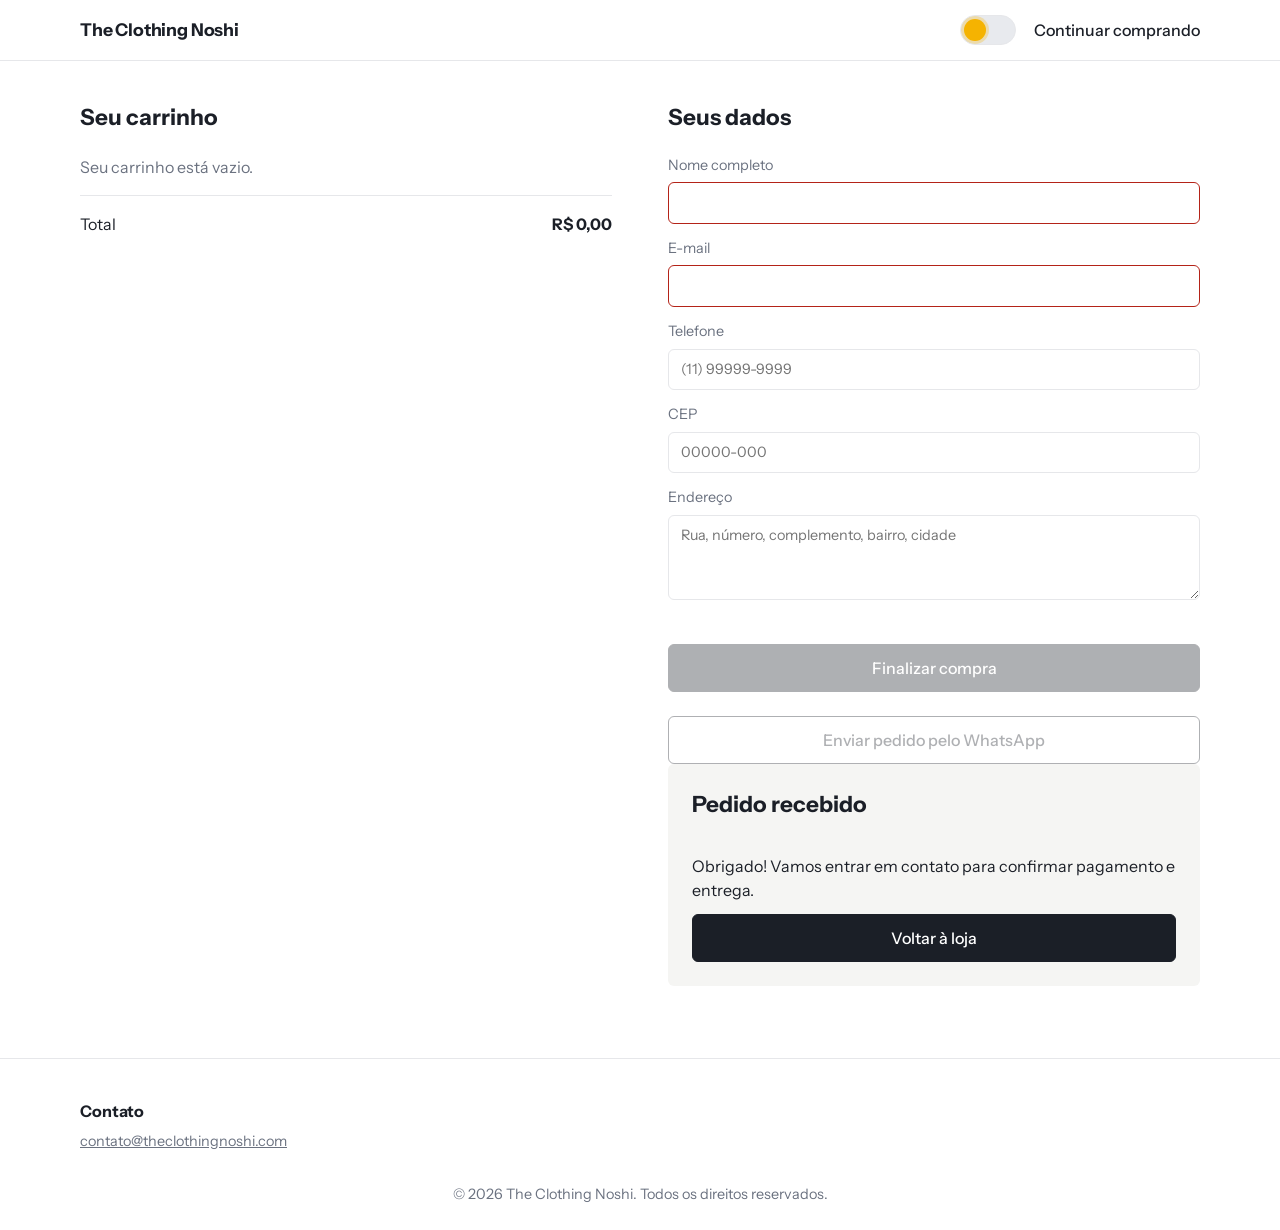
<file: checkout.html>
<!DOCTYPE html>
<html lang="pt-BR">
<head>
  <meta charset="UTF-8" />
  <meta name="viewport" content="width=device-width, initial-scale=1" />
  <title>Checkout - The Clothing Noshi</title>
  <link rel="icon" href="imagens-atualizadas/perfil-noshi.png" />
  <link rel="preconnect" href="https://fonts.googleapis.com" />
  <link rel="stylesheet" href="https://fonts.googleapis.com/css2?family=Instrument+Sans:wght@400;500;600;700&display=swap" />
  <script>try{document.documentElement.dataset.theme=localStorage.getItem("noshi-theme")||(matchMedia("(prefers-color-scheme:dark)").matches?"dark":"light")}catch(e){}</script>
  <link rel="stylesheet" href="css/style.css" />
</head>
<body>
  <header class="header">
    <div class="wrap bar">
      <a class="logo" href="index.html">The Clothing Noshi</a>
      <div class="actions">
        <button class="theme-toggle" type="button" role="switch" aria-checked="false" aria-label="Tema escuro"><span class="stars"></span><span class="knob"></span></button>
        <a class="cart-open" href="index.html">Continuar comprando</a>
      </div>
    </div>
  </header>

  <main class="wrap checkout">
    <section>
      <h1>Seu carrinho</h1>
      <div class="cart-list"></div>
      <p class="sum"><span>Total</span><strong class="cart-total" id="total-price">R$ 0,00</strong></p>
    </section>

    <section>
      <h2>Seus dados</h2>
      <form id="checkout-form" class="form" novalidate>
        <label>Nome completo<input id="name" name="name" autocomplete="name" required /></label>
        <label>E-mail<input id="email" name="email" type="email" autocomplete="email" required /></label>
        <label>Telefone<input id="phone" name="phone" type="tel" inputmode="numeric" placeholder="(11) 99999-9999" autocomplete="tel" required /></label>
        <label>CEP<input id="cep" name="cep" inputmode="numeric" placeholder="00000-000" autocomplete="postal-code" required /></label>
        <label>Endereço<textarea id="address" name="address" rows="3" placeholder="Rua, número, complemento, bairro, cidade" required></textarea></label>
        <p class="hint" id="cep-hint"></p>
        <button type="submit" class="btn" id="checkout-btn" disabled>Finalizar compra</button>
        <button type="button" class="btn ghost" id="whatsapp-btn" disabled>Enviar pedido pelo WhatsApp</button>
      </form>
      <div class="done" id="done" hidden>
        <h2>Pedido recebido</h2>
        <p>Obrigado! Vamos entrar em contato para confirmar pagamento e entrega.</p>
        <a class="btn" href="index.html">Voltar à loja</a>
      </div>
    </section>
  </main>

  <footer class="footer">
    <div class="wrap foot">
      <div>
        <h3>Contato</h3>
        <p><a href="mailto:contato@theclothingnoshi.com">contato@theclothingnoshi.com</a></p>
      </div>
    </div>
    <p class="copy">&copy; 2026 The Clothing Noshi. Todos os direitos reservados.</p>
  </footer>

  <div id="toast" class="toast" role="status"></div>
  <script src="js/cart.js"></script>
</body>
</html>
</file>
<file: css/style.css>
:root{
  --bg:#fff; --soft:#f5f5f3; --ink:#1b1f27; --mute:#6b7280; --line:#e6e7ea; --accent:#1b1f27;
  --r:6px; font-family:"Instrument Sans",system-ui,-apple-system,"Segoe UI",sans-serif;
}
html[data-theme="dark"]{--bg:#0f1115;--soft:#181b22;--ink:#eceef2;--mute:#9aa1ad;--line:#272b35;color-scheme:dark}
html[data-theme="dark"] .overlay{background:rgba(0,0,0,.6)}
html[data-theme="dark"] .hero img,html[data-theme="dark"] .ph img,html[data-theme="dark"] .line img{filter:brightness(.92)}
*{box-sizing:border-box;margin:0}
body{transition:background .3s,color .3s}
html{scroll-behavior:smooth}
body{background:var(--bg);color:var(--ink);line-height:1.5;font-size:16px;-webkit-font-smoothing:antialiased}
img{display:block;max-width:100%}
a{color:inherit}
button,input,select,textarea{font:inherit;color:inherit}
:focus-visible{outline:2px solid var(--ink);outline-offset:2px}
.wrap{width:min(1120px,100% - 40px);margin-inline:auto}

/* header */
.header{position:sticky;top:0;z-index:20;background:color-mix(in srgb,var(--bg) 92%,transparent);backdrop-filter:blur(8px);border-bottom:1px solid var(--line)}
.bar{display:flex;justify-content:space-between;align-items:center;height:60px}
.logo{font-weight:700;font-size:1.1rem;letter-spacing:-.01em;text-decoration:none}
.cart-open{background:none;border:0;cursor:pointer;font-weight:500;text-decoration:none;display:flex;gap:8px;align-items:center}
.count{background:var(--ink);color:var(--bg);border-radius:99px;min-width:22px;height:22px;display:grid;place-items:center;font-size:.75rem;padding:0 6px}

/* hero */
.hero{max-height:420px;overflow:hidden;background:var(--soft)}
.hero img{width:100%;height:420px;object-fit:cover}

/* tools */
.tools{display:flex;flex-wrap:wrap;gap:16px;justify-content:space-between;align-items:center;padding:32px 0 20px}
.chips{display:flex;flex-wrap:wrap;gap:8px}
.chip{border:1px solid var(--line);background:none;border-radius:99px;padding:6px 16px;cursor:pointer;transition:.15s}
.chip:hover{border-color:var(--ink)}
.chip[aria-pressed="true"]{background:var(--ink);color:var(--bg);border-color:var(--ink)}
.filters{display:flex;gap:8px}
.filters input,.filters select,.form input,.form textarea{border:1px solid var(--line);border-radius:var(--r);padding:9px 12px;background:var(--bg)}
.filters input:focus,.filters select:focus,.form input:focus,.form textarea:focus{outline:none;border-color:var(--ink)}

/* grid */
.grid{display:grid;grid-template-columns:repeat(auto-fill,minmax(220px,1fr));gap:32px 20px;padding-bottom:72px}
.card .ph{aspect-ratio:4/5;background:var(--soft);border-radius:var(--r);overflow:hidden}
.card .ph img{width:100%;height:100%;object-fit:cover;transition:transform .4s}
.card:hover .ph img{transform:scale(1.03)}
.card h3{font-size:1rem;font-weight:500;margin-top:12px}
.price{color:var(--mute);margin-top:2px}
.sizes{display:flex;gap:6px;margin:12px 0}
.sz{min-width:40px;height:34px;border:1px solid var(--line);background:none;border-radius:var(--r);cursor:pointer;font-size:.875rem}
.sz:hover{border-color:var(--ink)}
.sz.on{background:var(--ink);color:var(--bg);border-color:var(--ink)}
.empty{grid-column:1/-1;color:var(--mute);padding:40px 0}

/* buttons */
.btn,.add{display:block;width:100%;text-align:center;text-decoration:none;background:var(--ink);color:var(--bg);border:1px solid var(--ink);border-radius:var(--r);padding:11px 16px;font-weight:500;cursor:pointer;transition:.15s}
.btn:hover,.add:hover{opacity:.88}
.btn.ghost{background:none;color:var(--ink);margin-top:10px}
.btn[disabled]{opacity:.35;cursor:not-allowed}
.add{background:none;color:var(--ink)}
.add:hover{background:var(--ink);color:var(--bg);opacity:1}

/* cart lines */
.cart-list{display:grid;gap:16px}
.line{display:grid;grid-template-columns:72px 1fr auto;gap:14px;align-items:start}
.line img{width:72px;height:90px;object-fit:cover;border-radius:var(--r);background:var(--soft)}
.line .t{font-weight:500}
.line .m{color:var(--mute);font-size:.875rem}
.qty{display:inline-flex;align-items:center;border:1px solid var(--line);border-radius:var(--r);margin-top:8px}
.qty button{width:30px;height:30px;border:0;background:none;cursor:pointer}
.qty span{min-width:24px;text-align:center;font-size:.9rem}
.rm{border:0;background:none;color:var(--mute);cursor:pointer;padding:4px}
.rm:hover{color:var(--ink)}
.sum{display:flex;justify-content:space-between;padding:16px 0;margin-top:16px;border-top:1px solid var(--line)}
.none{color:var(--mute)}

/* drawer */
.overlay{position:fixed;inset:0;background:rgba(0,0,0,.35);opacity:0;pointer-events:none;transition:.25s;z-index:30}
.drawer{position:fixed;top:0;right:0;height:100%;width:min(400px,100%);background:var(--bg);z-index:40;transform:translateX(100%);transition:transform .3s;display:flex;flex-direction:column}
.drawer .cart-list{flex:1;overflow:auto;padding:20px}
.drawer-head{display:flex;justify-content:space-between;align-items:center;padding:18px 20px;border-bottom:1px solid var(--line)}
.drawer-head h2{font-size:1.1rem}
.drawer-head button{background:none;border:0;cursor:pointer;font-size:1.1rem}
.drawer-foot{padding:0 20px 20px}
body.open .overlay{opacity:1;pointer-events:auto}
body.open .drawer{transform:none}

/* checkout */
.checkout{display:grid;grid-template-columns:1fr 1fr;gap:56px;padding:40px 0 72px}
.checkout h1,.checkout h2{font-size:1.4rem;margin-bottom:20px}
.form{display:grid;gap:14px}
.form label{display:grid;gap:6px;font-size:.9rem;color:var(--mute)}
.form input,.form textarea{color:var(--ink);width:100%}
.form input:invalid:not(:placeholder-shown):not(:focus),.form .bad{border-color:#b42318}
.hint{font-size:.85rem;color:var(--mute);min-height:1.2em}
.done{padding:24px;background:var(--soft);border-radius:var(--r);display:grid;gap:12px}

/* footer + toast */
.footer{border-top:1px solid var(--line);padding:40px 0 24px;margin-top:auto}
.foot{display:flex;flex-wrap:wrap;gap:32px 64px}
.footer h3{font-size:1rem;margin-bottom:8px}
.footer p{color:var(--mute);font-size:.9rem}
.copy{text-align:center;color:var(--mute);font-size:.8rem;margin-top:32px}
.toast{position:fixed;left:50%;bottom:24px;transform:translate(-50%,20px);background:var(--ink);color:var(--bg);padding:10px 18px;border-radius:99px;font-size:.9rem;opacity:0;pointer-events:none;transition:.25s;z-index:50}
.toast.show{opacity:1;transform:translate(-50%,0)}

/* botão de tema: o sol vira lua */
.actions{display:flex;align-items:center;gap:18px}
.theme-toggle{position:relative;width:56px;height:30px;padding:0;border-radius:99px;border:1px solid var(--line);background:#e8eaee;cursor:pointer;overflow:hidden;transition:background .4s}
.theme-toggle .knob{position:absolute;top:3px;left:3px;width:22px;height:22px;border-radius:50%;background:#f5b301;box-shadow:0 0 0 3px rgba(245,179,1,.28),inset 0 0 0 0 #e8eaf0;transition:transform .45s cubic-bezier(.6,-.3,.3,1.3),background .4s,box-shadow .4s}
.theme-toggle .stars{position:absolute;left:10px;top:8px;width:2px;height:2px;border-radius:50%;background:#fff;box-shadow:9px 7px 0 #fff,2px 12px 0 #fff;opacity:0;transition:opacity .4s}
.theme-toggle[aria-checked="true"]{background:#2b3140}
.theme-toggle[aria-checked="true"] .knob{transform:translateX(26px);background:transparent;box-shadow:0 0 0 0 rgba(245,179,1,0),inset -7px -3px 0 0 #e8eaf0}
.theme-toggle[aria-checked="true"] .stars{opacity:1}

@media(max-width:760px){
  .checkout{grid-template-columns:1fr;gap:40px}
  .hero img{height:240px}
  .grid{grid-template-columns:repeat(2,1fr);gap:24px 12px}
  .filters{width:100%}.filters input{flex:1}
}
@media(prefers-reduced-motion:reduce){*{transition:none!important;scroll-behavior:auto!important}}
</file>
